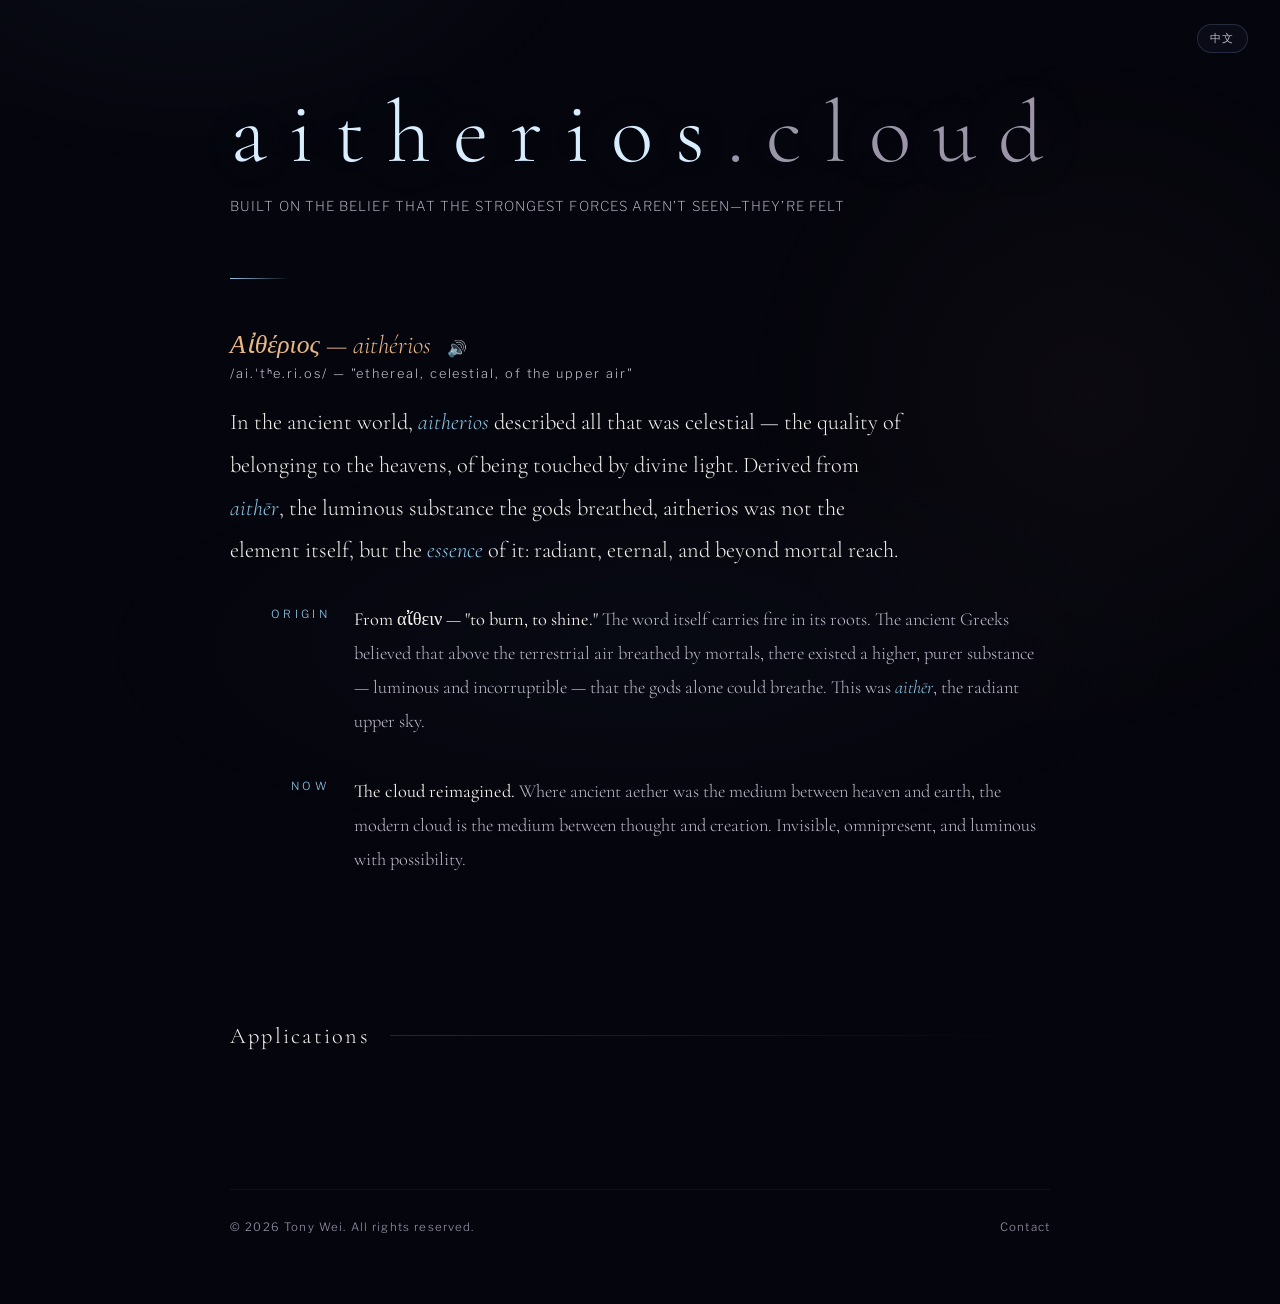
<file: index.html>
<!DOCTYPE html>
<html lang="en">
<head>
<meta charset="UTF-8">
<meta name="viewport" content="width=device-width, initial-scale=1.0">
<title>aitherios.cloud</title>
<link rel="icon" href="data:image/svg+xml,<svg xmlns='http://www.w3.org/2000/svg' viewBox='0 0 100 100'><text y='.9em' font-size='90'>✦</text></svg>">
<link href="https://fonts.googleapis.com/css2?family=Cormorant+Garamond:ital,wght@0,300;0,400;0,600;1,300;1,400&family=Libre+Franklin:wght@200;300;400;500&display=swap" rel="stylesheet">
<style>
  :root {
    --bg-deep: #05050d;
    --bg-mid: #0a0a18;
    --bg-card: rgba(18, 18, 35, 0.85);
    --bg-card-hover: rgba(28, 28, 50, 0.95);
    --border-subtle: rgba(126, 184, 218, 0.2);
    --border-hover: rgba(126, 184, 218, 0.45);
    --aether-glow: #90c8e8;
    --aether-light: #d8eeff;
    --aether-warm: #e8b884;
    --status-live: #7edf9e;
    --status-dev: #e8b884;
    --status-planned: #a8a4b8;
    --text-primary: #f5f2ee;
    --text-muted: #c0bccc;
    --text-dim: #9a96a8;
  }

  * { margin: 0; padding: 0; box-sizing: border-box; }

  body {
    background: var(--bg-deep);
    color: var(--text-primary);
    font-family: 'Libre Franklin', sans-serif;
    font-weight: 300;
    overflow-x: hidden;
  }

  .atmosphere { position: fixed; inset: 0; z-index: 0; overflow: hidden; }

  .atmosphere::before {
    content: '';
    position: absolute;
    top: -40%; left: -20%; width: 140%; height: 140%;
    background: 
      radial-gradient(ellipse 600px 400px at 25% 20%, rgba(126, 184, 218, 0.06) 0%, transparent 70%),
      radial-gradient(ellipse 500px 500px at 75% 60%, rgba(212, 165, 116, 0.04) 0%, transparent 70%),
      radial-gradient(ellipse 800px 300px at 50% 80%, rgba(126, 184, 218, 0.03) 0%, transparent 70%);
    animation: drift 30s ease-in-out infinite alternate;
  }

  @keyframes drift {
    0% { transform: translate(0, 0) rotate(0deg); }
    100% { transform: translate(30px, -20px) rotate(1deg); }
  }

  .stars { position: fixed; inset: 0; z-index: 0; }

  .star {
    position: absolute; width: 2px; height: 2px;
    background: var(--aether-light); border-radius: 50%; opacity: 0;
    animation: twinkle var(--duration) ease-in-out infinite;
    animation-delay: var(--delay);
  }

  @keyframes twinkle { 0%, 100% { opacity: 0; } 50% { opacity: var(--max-opacity); } }

  .container { position: relative; z-index: 1; max-width: 900px; margin: 0 auto; padding: 0 40px; }

  .hero { min-height: 60vh; display: flex; flex-direction: column; justify-content: center; padding: 80px 0 20px; }

  .wordmark {
    font-family: 'Cormorant Garamond', serif; font-weight: 300;
    font-size: clamp(3.2rem, 8vw, 5.5rem); letter-spacing: 0.25em;
    text-transform: lowercase; color: var(--aether-light); margin-bottom: 8px;
    opacity: 0; animation: fadeUp 1.5s ease-out 0.3s forwards;
    text-shadow: 0 0 80px rgba(126, 184, 218, 0.2);
  }

  .wordmark span { color: var(--text-dim); font-weight: 300; }

  .tagline {
    font-family: 'Libre Franklin', sans-serif; font-weight: 200;
    font-size: clamp(0.7rem, 1.8vw, 0.85rem); letter-spacing: 0.08em;
    text-transform: uppercase; color: var(--text-muted); margin-bottom: 60px;
    opacity: 0; animation: fadeUp 1.5s ease-out 0.6s forwards;
    max-width: 900px; line-height: 1.8;
  }

  .divider { width: 60px; height: 1px; background: linear-gradient(90deg, var(--aether-glow), transparent); margin-bottom: 50px; opacity: 0; animation: fadeUp 1.5s ease-out 0.8s forwards; }

  .etymology { margin-bottom: 50px; opacity: 0; animation: fadeUp 1.5s ease-out 1s forwards; }

  .greek { font-family: 'Cormorant Garamond', serif; font-size: 1.6rem; font-style: italic; color: var(--aether-warm); margin-bottom: 6px; font-weight: 300; }

  .pronunciation { font-size: 0.8rem; color: var(--text-muted); letter-spacing: 0.15em; margin-bottom: 20px; }

  .definition { font-family: 'Cormorant Garamond', serif; font-size: clamp(1.15rem, 2.5vw, 1.4rem); line-height: 1.9; color: var(--text-primary); font-weight: 300; max-width: 680px; }
  .definition em { color: var(--aether-glow); font-style: italic; }

  .speaker-btn { background: none; border: none; cursor: pointer; font-size: 1rem; vertical-align: middle; margin-left: 6px; opacity: 0.9; transition: opacity 0.3s ease, transform 0.2s ease; padding: 2px 4px; }
  .speaker-btn:hover { opacity: 1; transform: scale(1.15); }
  .speaker-btn.playing { opacity: 1; animation: pulse-speaker 0.6s ease-in-out infinite alternate; }
  @keyframes pulse-speaker { from { transform: scale(1); } to { transform: scale(1.2); } }

  .read-more-btn { background: none; border: 1px solid var(--border-subtle); color: var(--aether-glow); font-family: 'Libre Franklin', sans-serif; font-size: 0.75rem; font-weight: 300; letter-spacing: 0.2em; padding: 8px 20px; border-radius: 24px; cursor: pointer; margin-top: 24px; transition: all 0.4s ease; display: inline-block; }
  .read-more-btn:hover { border-color: var(--aether-glow); background: rgba(126, 184, 218, 0.06); transform: translateY(-1px); }
  .read-more-btn.expanded { border-color: var(--text-dim); color: var(--text-dim); }

  .read-more-content { max-height: none; overflow: visible; opacity: 1; }
  .read-more-content.show { opacity: 1; }

  .read-more-content .meaning { display: grid; grid-template-columns: 100px 1fr; gap: 24px; align-items: start; margin-bottom: 36px; }
  .read-more-content .meaning-label { font-size: 0.7rem; letter-spacing: 0.3em; text-transform: uppercase; color: var(--aether-glow); padding-top: 5px; text-align: right; }
  .read-more-content .meaning-text { font-family: 'Cormorant Garamond', serif; font-size: 1.15rem; line-height: 1.85; color: var(--text-muted); font-weight: 300; }
  .read-more-content .meaning-text strong { color: var(--text-primary); font-weight: 400; }
  .read-more-content .meaning-text em { color: var(--aether-glow); font-style: italic; }

  .apps-section { padding: 40px 0 100px; opacity: 0; animation: fadeUp 1.5s ease-out 1.3s forwards; }
  .section-header { display: flex; align-items: center; gap: 20px; margin-bottom: 40px; }
  .section-title { font-family: 'Cormorant Garamond', serif; font-size: 1.4rem; font-weight: 300; color: var(--text-primary); letter-spacing: 0.1em; }
  .section-line { flex: 1; height: 1px; background: linear-gradient(90deg, var(--border-subtle), transparent); }

  .apps-grid { display: grid; grid-template-columns: repeat(auto-fill, minmax(280px, 1fr)); gap: 20px; }

  .app-card { background: var(--bg-card); border: 1px solid var(--border-subtle); border-radius: 12px; padding: 28px; text-decoration: none; color: inherit; transition: all 0.4s ease; position: relative; overflow: hidden; }
  .app-card::before { content: ''; position: absolute; top: 0; left: 0; right: 0; height: 1px; background: linear-gradient(90deg, transparent, var(--aether-glow), transparent); opacity: 0; transition: opacity 0.4s ease; }
  .app-card:hover { background: var(--bg-card-hover); border-color: var(--border-hover); transform: translateY(-2px); }
  .app-card:hover::before { opacity: 0.6; }

  .app-card-header { display: flex; justify-content: space-between; align-items: flex-start; margin-bottom: 14px; }
  .app-icon { font-size: 1.6rem; line-height: 1; }
  .app-status { font-size: 0.65rem; letter-spacing: 0.2em; text-transform: uppercase; padding: 4px 10px; border-radius: 20px; font-weight: 400; }
  .status-live { color: var(--status-live); background: rgba(110, 207, 142, 0.1); border: 1px solid rgba(110, 207, 142, 0.2); }
  .status-dev { color: var(--status-dev); background: rgba(212, 165, 116, 0.1); border: 1px solid rgba(212, 165, 116, 0.2); }
  .status-planned { color: var(--status-planned); background: rgba(138, 134, 151, 0.1); border: 1px solid rgba(138, 134, 151, 0.2); }
  .app-name { font-family: 'Cormorant Garamond', serif; font-size: 1.3rem; font-weight: 400; color: var(--aether-light); margin-bottom: 8px; }
  .app-desc { font-size: 0.85rem; line-height: 1.7; color: var(--text-muted); margin-bottom: 16px; }
  .app-tech { display: flex; flex-wrap: wrap; gap: 6px; }
  .tech-tag { font-size: 0.65rem; letter-spacing: 0.1em; color: var(--text-dim); background: rgba(90, 86, 104, 0.15); border: 1px solid rgba(90, 86, 104, 0.2); padding: 3px 8px; border-radius: 4px; }
  .app-arrow { position: absolute; bottom: 28px; right: 28px; color: var(--text-dim); font-size: 1rem; transition: all 0.3s ease; }
  .app-card:hover .app-arrow { color: var(--aether-glow); transform: translateX(3px); }

  .footer { padding: 30px 0; border-top: 1px solid rgba(90, 86, 104, 0.15); display: flex; justify-content: space-between; align-items: center; opacity: 0; animation: fadeUp 1.5s ease-out 1.6s forwards; margin-bottom: 40px; }
  .footer-text { font-size: 0.72rem; color: var(--text-dim); letter-spacing: 0.1em; }
  .footer-links { display: flex; gap: 20px; }
  .footer-links a { font-size: 0.72rem; color: var(--text-dim); text-decoration: none; letter-spacing: 0.1em; transition: color 0.3s ease; }
  .footer-links a:hover { color: var(--aether-glow); }

  .lang-switch { position: fixed; top: 24px; right: 32px; z-index: 10; }
  .lang-switch a {
    text-decoration: none;
    opacity: 1;
    transition: opacity 0.3s ease, transform 0.2s ease, border-color 0.3s ease;
    display: inline-block;
    font-size: 0.68rem;
    letter-spacing: 0.14em;
    color: var(--text-muted);
    border: 1px solid var(--border-subtle);
    border-radius: 999px;
    padding: 6px 12px;
    background: rgba(18, 18, 35, 0.55);
  }
  .lang-switch a:hover { opacity: 1; transform: scale(1.06); border-color: var(--border-hover); }

  @keyframes fadeUp { from { opacity: 0; transform: translateY(20px); } to { opacity: 1; transform: translateY(0); } }

  @media (max-width: 600px) {
    .container { padding: 0 24px; }
    .read-more-content .meaning { grid-template-columns: 1fr; gap: 6px; }
    .read-more-content .meaning-label { text-align: left; }
    .apps-grid { grid-template-columns: 1fr; }
    .footer { flex-direction: column; gap: 12px; text-align: center; }
  }
</style>
</head>
<body>

<div class="lang-switch"><a href="index-traditional.html" title="切換到中文" aria-label="Switch to Chinese">中文</a></div>
<div class="atmosphere"></div>
<div class="stars" id="stars"></div>

<div class="container">
  <section class="hero">
    <h1 class="wordmark">aitherios<span>.cloud</span></h1>
    <p class="tagline"> Built on the belief that the strongest forces aren’t seen—they’re felt</p>

    <div class="divider"></div>

    <section class="etymology">
      <p class="greek">Αἰθέριος — aithérios <button class="speaker-btn" onclick="document.getElementById('aitherios-audio').play()" title="Listen to pronunciation">🔊</button><audio id="aitherios-audio" src="aitherios.mp3"></audio></p>
      <p class="pronunciation">/ai.ˈtʰe.ri.os/ — "ethereal, celestial, of the upper air"</p>
      <p class="definition">
        In the ancient world, <em>aitherios</em> described all that was celestial — 
        the quality of belonging to the heavens, of being touched by divine light. 
        Derived from <em>aithēr</em>, the luminous substance the gods breathed, 
        aitherios was not the element itself, but the <em>essence</em> of it: 
        radiant, eternal, and beyond mortal reach.
      </p>
      <!-- <button class="read-more-btn" id="readMoreBtn" onclick="toggleReadMore()">Read More ↓</button> -->
      <div class="read-more-content" id="readMoreContent">
        <div class="meaning" style="margin-top: 30px;">
          <span class="meaning-label">Origin</span>
          <p class="meaning-text">
            <strong>From αἴθειν — "to burn, to shine."</strong> The word itself carries fire in its roots. 
            The ancient Greeks believed that above the terrestrial air breathed by mortals, 
            there existed a higher, purer substance — luminous and incorruptible — 
            that the gods alone could breathe. This was <em>aithēr</em>, the radiant upper sky.
          </p>
        </div>
        <!--
        <div class="meaning">
          <span class="meaning-label">Philosophy</span>
          <p class="meaning-text">
            <strong>Aristotle's quintessence.</strong> While Plato hinted at its existence, 
            it was Aristotle who formalized aether as the fifth element — <em>quinta essentia</em> — 
            distinct from earth, water, fire, and air. Unlike the four terrestrial elements 
            that moved in straight lines and decayed, aether moved in perfect circles 
            and was eternal, composing the celestial bodies themselves.
          </p>
        </div>
        <div class="meaning">
          <span class="meaning-label">Physics</span>
          <p class="meaning-text">
            <strong>The luminiferous aether.</strong> By the 19th century, physicists reimagined aether 
            as the invisible medium through which light waves propagated across the void — 
            the fabric of space itself. The Michelson-Morley experiment of 1887 found no trace of it, 
            paving the way for Einstein's relativity. Yet the intuition endured: 
            that space is not truly empty, but alive with unseen forces.
          </p>
        </div>
        <div class="meaning">
          <span class="meaning-label">Legacy</span>
          <p class="meaning-text">
            <strong>Αἰθέριος — the adjective, the essence.</strong> While <em>aithēr</em> names the substance, 
            <em>aithérios</em> describes what partakes of it — the ethereal, the celestial, 
            that which belongs to the heavens. It is not the thing itself, 
            but the quality of being touched by the divine. 
            This is what <em>aitherios.cloud</em> carries in its name.
          </p>
        </div>
        <div class="meaning">
          <span class="meaning-label">Myth</span>
          <p class="meaning-text">
            <strong>The fifth element.</strong> While earth, water, fire, and air composed the mortal world, 
            aether was the divine substance — incorruptible, eternal, and ever-luminous — 
            that filled the celestial sphere where gods breathed and stars burned.
          </p>
        </div>
        <div class="meaning">
          <span class="meaning-label">Science</span>
          <p class="meaning-text">
            <strong>The invisible medium.</strong> For centuries, physicists believed aether permeated all of space — 
            an unseen fabric through which light waves rippled across the cosmos. 
            Though disproven, the idea endures: that something connects everything.
          </p>
        </div>
        -->
        <div class="meaning">
          <span class="meaning-label">Now</span>
          <p class="meaning-text">
            <strong>The cloud reimagined.</strong> Where ancient aether was the medium between heaven and earth, 
            the modern cloud is the medium between thought and creation. 
            Invisible, omnipresent, and luminous with possibility.
          </p>
        </div>
      </div>
    </section>
  </section>

  <!-- APPLICATIONS -->
  <section class="apps-section">
    <div class="section-header">
      <h2 class="section-title">Applications</h2>
      <div class="section-line"></div>
    </div>
    <div class="apps-grid" id="apps-grid"></div>
  </section>

  <footer class="footer">
    <span class="footer-text">© 2026 Tony Wei. All rights reserved.</span>
    <div class="footer-links">
      <a href="mailto:twx6688@gmail.com">Contact</a>
    </div>
  </footer>
</div>

<script>
  function speakAitherios() {
    const btn = document.querySelector('.speaker-btn');
    if ('speechSynthesis' in window) {
      window.speechSynthesis.cancel();
      const utterance = new SpeechSynthesisUtterance('αιθέριος');
      utterance.rate = 0.75;
      utterance.pitch = 1;
      utterance.lang = 'el-GR';
      const voices = window.speechSynthesis.getVoices();
      const preferred = voices.find(v => v.lang.startsWith('el')) || voices.find(v => v.lang.startsWith('en'));
      if (preferred) utterance.voice = preferred;
      btn.classList.add('playing');
      utterance.onend = () => btn.classList.remove('playing');
      utterance.onerror = () => btn.classList.remove('playing');
      window.speechSynthesis.speak(utterance);
    }
  }

  if ('speechSynthesis' in window) {
    window.speechSynthesis.getVoices();
    window.speechSynthesis.onvoiceschanged = () => window.speechSynthesis.getVoices();
  }

  function toggleReadMore() {
    const content = document.getElementById('readMoreContent');
    const btn = document.getElementById('readMoreBtn');
    if (content.classList.contains('show')) {
      content.classList.remove('show');
      content.style.maxHeight = '0px';
      btn.classList.remove('expanded');
      btn.textContent = 'Read More \u2193';
    } else {
      content.classList.add('show');
      content.style.maxHeight = content.scrollHeight + 'px';
      btn.classList.add('expanded');
      btn.textContent = 'Read Less \u2191';
    }
  }

  window.addEventListener('resize', () => {
    const content = document.getElementById('readMoreContent');
    if (content.classList.contains('show')) {
      content.style.maxHeight = content.scrollHeight + 'px';
    }
  });

  const APPS = [
    {
      name: "Murphy Trend",
      icon: "💹 ",
      description: "Stock technical analysis based on John Murphy's Technical Analysis of the Financial Markets. Get Murphy Outlook ratings, 30/60/90-day price targets, chart pattern detection, and interactive Plotly charts for any ticker.",
      status: "dev",
      url: "https://murphy-trend.aitherios.cloud",
      
    },
  
      
  name: "Weather Station",
  icon: "🌤️",
  description: "Real-time weather station dashboard with local conditions, forecasts, and atmospheric trends.",
  status: "live",
  url: "https://weather-station.aitherios.cloud/"
},
     
    
    // ADD NEW APPS:
    // { name: "App Name", icon: "🔮", description: "...", status: "planned", url: "https://app.aitherios.cloud", tech: ["FastAPI"] },
]

  const statusLabels = { live: { text: "Live", class: "status-live" }, dev: { text: "In Development", class: "status-dev" }, planned: { text: "Planned", class: "status-planned" } };
  const grid = document.getElementById('apps-grid');
  APPS.forEach(app => {
    const s = statusLabels[app.status] || statusLabels.planned;
    const card = document.createElement('a');
    card.className = 'app-card';
    card.href = app.url;
    card.target = '_blank';
    card.rel = 'noopener noreferrer';
    card.innerHTML = `<div class="app-card-header"><span class="app-icon">${app.icon}</span><span class="app-status ${s.class}">${s.text}</span></div><h3 class="app-name">${app.name}</h3><p class="app-desc">${app.description}</p><span class="app-arrow">→</span>`;
    grid.appendChild(card);
  });

  const starsContainer = document.getElementById('stars');
  for (let i = 0; i < 80; i++) {
    const star = document.createElement('div');
    star.className = 'star';
    star.style.left = Math.random() * 100 + '%';
    star.style.top = Math.random() * 100 + '%';
    star.style.setProperty('--duration', (3 + Math.random() * 6) + 's');
    star.style.setProperty('--delay', Math.random() * 5 + 's');
    star.style.setProperty('--max-opacity', (0.15 + Math.random() * 0.4).toFixed(2));
    if (Math.random() > 0.7) { star.style.width = '3px'; star.style.height = '3px'; }
    starsContainer.appendChild(star);
  }
</script>
</body>
</html>
</file>
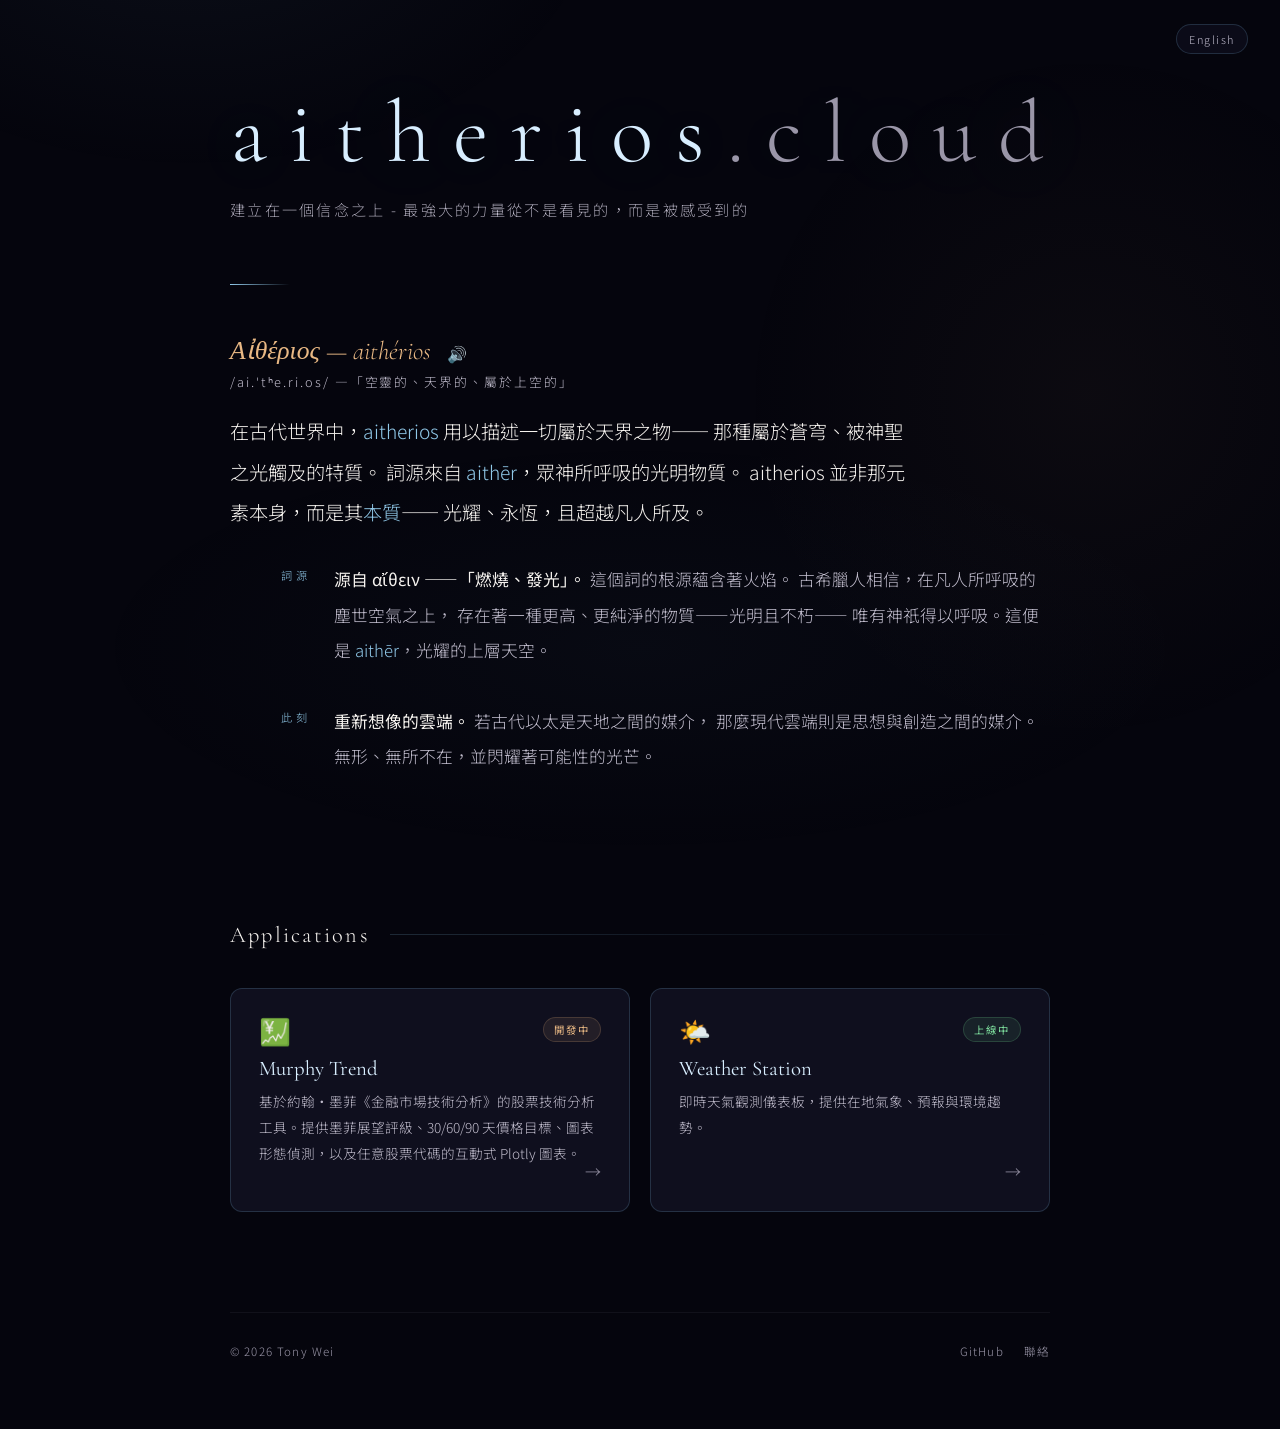
<file: index-traditional.html>
<!DOCTYPE html>
<html lang="zh-Hant">
<head>
<meta charset="UTF-8">
<meta name="viewport" content="width=device-width, initial-scale=1.0">
<title>aitherios.cloud</title>
<link rel="icon" href="data:image/svg+xml,<svg xmlns='http://www.w3.org/2000/svg' viewBox='0 0 100 100'><text y='.9em' font-size='90'>✦</text></svg>">
<link href="https://fonts.googleapis.com/css2?family=Cormorant+Garamond:ital,wght@0,300;0,400;0,600;1,300;1,400&family=Libre+Franklin:wght@200;300;400;500&family=Noto+Sans+TC:wght@200;300;400;500&display=swap" rel="stylesheet">
<style>
  :root {
    --bg-deep: #05050d;
    --bg-mid: #0a0a18;
    --bg-card: rgba(18, 18, 35, 0.85);
    --bg-card-hover: rgba(28, 28, 50, 0.95);
    --border-subtle: rgba(126, 184, 218, 0.2);
    --border-hover: rgba(126, 184, 218, 0.45);
    --aether-glow: #90c8e8;
    --aether-light: #d8eeff;
    --aether-warm: #e8b884;
    --status-live: #7edf9e;
    --status-dev: #e8b884;
    --status-planned: #a8a4b8;
    --text-primary: #f5f2ee;
    --text-muted: #c0bccc;
    --text-dim: #9a96a8;
  }

  * { margin: 0; padding: 0; box-sizing: border-box; }

  body {
    background: var(--bg-deep);
    color: var(--text-primary);
    font-family: 'Noto Sans TC', 'Libre Franklin', sans-serif;
    font-weight: 300;
    overflow-x: hidden;
  }

  .atmosphere { position: fixed; inset: 0; z-index: 0; overflow: hidden; }

  .atmosphere::before {
    content: '';
    position: absolute;
    top: -40%; left: -20%; width: 140%; height: 140%;
    background: 
      radial-gradient(ellipse 600px 400px at 25% 20%, rgba(126, 184, 218, 0.06) 0%, transparent 70%),
      radial-gradient(ellipse 500px 500px at 75% 60%, rgba(212, 165, 116, 0.04) 0%, transparent 70%),
      radial-gradient(ellipse 800px 300px at 50% 80%, rgba(126, 184, 218, 0.03) 0%, transparent 70%);
    animation: drift 30s ease-in-out infinite alternate;
  }

  @keyframes drift {
    0% { transform: translate(0, 0) rotate(0deg); }
    100% { transform: translate(30px, -20px) rotate(1deg); }
  }

  .stars { position: fixed; inset: 0; z-index: 0; }

  .star {
    position: absolute; width: 2px; height: 2px;
    background: var(--aether-light); border-radius: 50%; opacity: 0;
    animation: twinkle var(--duration) ease-in-out infinite;
    animation-delay: var(--delay);
  }

  @keyframes twinkle { 0%, 100% { opacity: 0; } 50% { opacity: var(--max-opacity); } }

  .container { position: relative; z-index: 1; max-width: 900px; margin: 0 auto; padding: 0 40px; }

  .hero { min-height: 60vh; display: flex; flex-direction: column; justify-content: center; padding: 80px 0 20px; }

  .wordmark {
    font-family: 'Cormorant Garamond', serif; font-weight: 300;
    font-size: clamp(3.2rem, 8vw, 5.5rem); letter-spacing: 0.25em;
    text-transform: lowercase; color: var(--aether-light); margin-bottom: 8px;
    opacity: 0; animation: fadeUp 1.5s ease-out 0.3s forwards;
    text-shadow: 0 0 80px rgba(126, 184, 218, 0.2);
  }

  .wordmark span { color: var(--text-dim); font-weight: 300; }

  .tagline {
    font-family: 'Noto Sans TC', sans-serif; font-weight: 200;
    font-size: clamp(0.8rem, 1.8vw, 0.95rem); letter-spacing: 0.15em;
    color: var(--text-muted); margin-bottom: 60px;
    opacity: 0; animation: fadeUp 1.5s ease-out 0.6s forwards;
    max-width: 900px; line-height: 2;
  }

  .divider { width: 60px; height: 1px; background: linear-gradient(90deg, var(--aether-glow), transparent); margin-bottom: 50px; opacity: 0; animation: fadeUp 1.5s ease-out 0.8s forwards; }

  .etymology { margin-bottom: 50px; opacity: 0; animation: fadeUp 1.5s ease-out 1s forwards; }

  .greek { font-family: 'Cormorant Garamond', serif; font-size: 1.6rem; font-style: italic; color: var(--aether-warm); margin-bottom: 6px; font-weight: 300; }

  .pronunciation { font-size: 0.8rem; color: var(--text-muted); letter-spacing: 0.15em; margin-bottom: 20px; }

  .definition { font-family: 'Noto Sans TC', 'Cormorant Garamond', serif; font-size: clamp(1rem, 2.5vw, 1.2rem); line-height: 2.1; color: var(--text-primary); font-weight: 300; max-width: 680px; }
  .definition em { color: var(--aether-glow); font-style: normal; }

  .speaker-btn { background: none; border: none; cursor: pointer; font-size: 1rem; vertical-align: middle; margin-left: 6px; opacity: 0.9; transition: opacity 0.3s ease, transform 0.2s ease; padding: 2px 4px; }
  .speaker-btn:hover { opacity: 1; transform: scale(1.15); }
  .speaker-btn.playing { opacity: 1; animation: pulse-speaker 0.6s ease-in-out infinite alternate; }
  @keyframes pulse-speaker { from { transform: scale(1); } to { transform: scale(1.2); } }

  .read-more-content { max-height: none; overflow: visible; opacity: 1; }

  .read-more-content .meaning { display: grid; grid-template-columns: 80px 1fr; gap: 24px; align-items: start; margin-bottom: 36px; }
  .read-more-content .meaning-label { font-size: 0.7rem; letter-spacing: 0.3em; text-transform: uppercase; color: var(--aether-glow); padding-top: 5px; text-align: right; font-family: 'Noto Sans TC', sans-serif; }
  .read-more-content .meaning-text { font-family: 'Noto Sans TC', 'Cormorant Garamond', serif; font-size: 1.05rem; line-height: 2.1; color: var(--text-muted); font-weight: 300; }
  .read-more-content .meaning-text strong { color: var(--text-primary); font-weight: 400; }
  .read-more-content .meaning-text em { color: var(--aether-glow); font-style: normal; }

  .apps-section { padding: 40px 0 100px; opacity: 0; animation: fadeUp 1.5s ease-out 1.3s forwards; }
  .section-header { display: flex; align-items: center; gap: 20px; margin-bottom: 40px; }
  .section-title { font-family: 'Cormorant Garamond', serif; font-size: 1.4rem; font-weight: 300; color: var(--text-primary); letter-spacing: 0.1em; }
  .section-line { flex: 1; height: 1px; background: linear-gradient(90deg, var(--border-subtle), transparent); }

  .apps-grid { display: grid; grid-template-columns: repeat(auto-fill, minmax(280px, 1fr)); gap: 20px; }

  .app-card { background: var(--bg-card); border: 1px solid var(--border-subtle); border-radius: 12px; padding: 28px; text-decoration: none; color: inherit; transition: all 0.4s ease; position: relative; overflow: hidden; }
  .app-card::before { content: ''; position: absolute; top: 0; left: 0; right: 0; height: 1px; background: linear-gradient(90deg, transparent, var(--aether-glow), transparent); opacity: 0; transition: opacity 0.4s ease; }
  .app-card:hover { background: var(--bg-card-hover); border-color: var(--border-hover); transform: translateY(-2px); }
  .app-card:hover::before { opacity: 0.6; }

  .app-card-header { display: flex; justify-content: space-between; align-items: flex-start; margin-bottom: 14px; }
  .app-icon { font-size: 1.6rem; line-height: 1; }
  .app-status { font-size: 0.65rem; letter-spacing: 0.2em; padding: 4px 10px; border-radius: 20px; font-weight: 400; }
  .status-live { color: var(--status-live); background: rgba(110, 207, 142, 0.1); border: 1px solid rgba(110, 207, 142, 0.2); }
  .status-dev { color: var(--status-dev); background: rgba(212, 165, 116, 0.1); border: 1px solid rgba(212, 165, 116, 0.2); }
  .status-planned { color: var(--status-planned); background: rgba(138, 134, 151, 0.1); border: 1px solid rgba(138, 134, 151, 0.2); }
  .app-name { font-family: 'Cormorant Garamond', serif; font-size: 1.3rem; font-weight: 400; color: var(--aether-light); margin-bottom: 8px; }
  .app-desc { font-size: 0.85rem; line-height: 1.9; color: var(--text-muted); margin-bottom: 16px; font-family: 'Noto Sans TC', sans-serif; }
  .app-tech { display: flex; flex-wrap: wrap; gap: 6px; }
  .tech-tag { font-size: 0.65rem; letter-spacing: 0.1em; color: var(--text-dim); background: rgba(90, 86, 104, 0.15); border: 1px solid rgba(90, 86, 104, 0.2); padding: 3px 8px; border-radius: 4px; }
  .app-arrow { position: absolute; bottom: 28px; right: 28px; color: var(--text-dim); font-size: 1rem; transition: all 0.3s ease; }
  .app-card:hover .app-arrow { color: var(--aether-glow); transform: translateX(3px); }

  .footer { padding: 30px 0; border-top: 1px solid rgba(90, 86, 104, 0.15); display: flex; justify-content: space-between; align-items: center; opacity: 0; animation: fadeUp 1.5s ease-out 1.6s forwards; margin-bottom: 40px; }
  .footer-text { font-size: 0.72rem; color: var(--text-dim); letter-spacing: 0.1em; }
  .footer-links { display: flex; gap: 20px; }
  .footer-links a { font-size: 0.72rem; color: var(--text-dim); text-decoration: none; letter-spacing: 0.1em; transition: color 0.3s ease; }
  .footer-links a:hover { color: var(--aether-glow); }

  .lang-switch { position: fixed; top: 24px; right: 32px; z-index: 10; }
  .lang-switch a {
    text-decoration: none;
    opacity: 1;
    transition: opacity 0.3s ease, transform 0.2s ease, border-color 0.3s ease;
    display: inline-block;
    font-size: 0.68rem;
    letter-spacing: 0.14em;
    color: var(--text-muted);
    border: 1px solid var(--border-subtle);
    border-radius: 999px;
    padding: 6px 12px;
    background: rgba(18, 18, 35, 0.55);
  }
  .lang-switch a:hover { opacity: 1; transform: scale(1.06); border-color: var(--border-hover); }

  @keyframes fadeUp { from { opacity: 0; transform: translateY(20px); } to { opacity: 1; transform: translateY(0); } }

  @media (max-width: 600px) {
    .container { padding: 0 24px; }
    .read-more-content .meaning { grid-template-columns: 1fr; gap: 6px; }
    .read-more-content .meaning-label { text-align: left; }
    .apps-grid { grid-template-columns: 1fr; }
    .footer { flex-direction: column; gap: 12px; text-align: center; }
  }
</style>
</head>
<body>

<div class="lang-switch"><a href="index.html" title="Switch to English" aria-label="切換到 English">English</a></div>
<div class="atmosphere"></div>
<div class="stars" id="stars"></div>

<div class="container">
  <section class="hero">
    <h1 class="wordmark">aitherios<span>.cloud</span></h1>
    <p class="tagline">建立在一個信念之上 - 最強大的力量從不是看見的，而是被感受到的</p>

    <div class="divider"></div>

    <section class="etymology">
      <p class="greek">Αἰθέριος — aithérios <button class="speaker-btn" onclick="document.getElementById('aitherios-audio').play()" title="聆聽發音">🔊</button><audio id="aitherios-audio" src="aitherios.mp3"></audio></p>
      <p class="pronunciation">/ai.ˈtʰe.ri.os/ —「空靈的、天界的、屬於上空的」</p>
      <p class="definition">
        在古代世界中，<em>aitherios</em> 用以描述一切屬於天界之物——
        那種屬於蒼穹、被神聖之光觸及的特質。
        詞源來自 <em>aithēr</em>，眾神所呼吸的光明物質。
        aitherios 並非那元素本身，而是其<em>本質</em>——
        光耀、永恆，且超越凡人所及。
      </p>
      <div class="read-more-content" id="readMoreContent">
        <div class="meaning" style="margin-top: 30px;">
          <span class="meaning-label">詞源</span>
          <p class="meaning-text">
            <strong>源自 αἴθειν ——「燃燒、發光」。</strong> 這個詞的根源蘊含著火焰。
            古希臘人相信，在凡人所呼吸的塵世空氣之上，
            存在著一種更高、更純淨的物質——光明且不朽——
            唯有神祇得以呼吸。這便是 <em>aithēr</em>，光耀的上層天空。
          </p>
        </div>
        <!--
        <div class="meaning">
          <span class="meaning-label">哲學</span>
          <p class="meaning-text">
            <strong>亞里斯多德的「第五元素」。</strong> 雖然柏拉圖曾暗示其存在，
            但真正將以太形式化為第五元素——<em>quinta essentia</em>——的是亞里斯多德。
            它不同於土、水、火、氣四種塵世元素；
            後者直線運動且會衰敗，而以太則作圓周運動，
            永恆不滅，構成天體本身。
          </p>
        </div>
        <div class="meaning">
          <span class="meaning-label">物理</span>
          <p class="meaning-text">
            <strong>發光以太。</strong> 到了十九世紀，物理學家重新想像以太為
            光波在虛空中傳播的無形媒介——
            宇宙空間本身的結構。
            1887 年的米開耳孫–莫雷實驗未能發現其蹤跡，
            為愛因斯坦的相對論鋪平道路。
            然而那種直覺仍然延續：
            空間並非真正的空無，而是充滿看不見的力量。
          </p>
        </div>
        <div class="meaning">
          <span class="meaning-label">傳承</span>
          <p class="meaning-text">
            <strong>Αἰθέριος —— 形容詞，本質。</strong> 當 <em>aithēr</em> 指稱物質本身，
            <em>aithérios</em> 描述的是參與其中之物——
            那種空靈、天界的特質，
            並非事物本身，而是被神聖觸及的狀態。
            這正是 <em>aitherios.cloud</em> 名稱所承載的意涵。
          </p>
        </div>
        <div class="meaning">
          <span class="meaning-label">神話</span>
          <p class="meaning-text">
            <strong>第五元素。</strong> 當土、水、火、氣構成凡世，
            以太則是神性的物質——
            不朽、永恆、光耀不滅——
            充滿眾神呼吸、群星燃燒的天界穹頂。
          </p>
        </div>
        <div class="meaning">
          <span class="meaning-label">科學</span>
          <p class="meaning-text">
            <strong>無形的媒介。</strong> 數個世紀以來，物理學家相信以太瀰漫於整個空間——
            一種看不見的結構，使光波得以在宇宙中傳播。
            雖然此理論被否定，但那個概念仍然存在：
            有某種力量將一切連結。
          </p>
        </div>
      -->
        <div class="meaning">
          <span class="meaning-label">此刻</span>
          <p class="meaning-text">
            <strong>重新想像的雲端。</strong> 若古代以太是天地之間的媒介，
            那麼現代雲端則是思想與創造之間的媒介。
            無形、無所不在，並閃耀著可能性的光芒。
          </p>
        </div>
      </div>
    </section>
  </section>

  <!-- 應用程式 -->
  <section class="apps-section">
    <div class="section-header">
      <h2 class="section-title">Applications</h2>
      <div class="section-line"></div>
    </div>
    <div class="apps-grid" id="apps-grid"></div>
  </section>

  <footer class="footer">
    <span class="footer-text">© 2026 Tony Wei</span>
    <div class="footer-links">
      <a href="https://github.com" target="_blank">GitHub</a>
      <a href="mailto:twx6688@gmail.com">聯絡</a>
    </div>
  </footer>
</div>

<script>
  function speakAitherios() {
    const btn = document.querySelector('.speaker-btn');
    if ('speechSynthesis' in window) {
      window.speechSynthesis.cancel();
      const utterance = new SpeechSynthesisUtterance('αιθέριος');
      utterance.rate = 0.75;
      utterance.pitch = 1;
      utterance.lang = 'el-GR';
      const voices = window.speechSynthesis.getVoices();
      const preferred = voices.find(v => v.lang.startsWith('el')) || voices.find(v => v.lang.startsWith('en'));
      if (preferred) utterance.voice = preferred;
      btn.classList.add('playing');
      utterance.onend = () => btn.classList.remove('playing');
      utterance.onerror = () => btn.classList.remove('playing');
      window.speechSynthesis.speak(utterance);
    }
  }

  if ('speechSynthesis' in window) {
    window.speechSynthesis.getVoices();
    window.speechSynthesis.onvoiceschanged = () => window.speechSynthesis.getVoices();
  }

  const APPS = [
    {
      name: "Murphy Trend",
      icon: "💹 ",
      description: "基於約翰·墨菲《金融市場技術分析》的股票技術分析工具。提供墨菲展望評級、30/60/90 天價格目標、圖表形態偵測，以及任意股票代碼的互動式 Plotly 圖表。",
      status: "dev",
      url: "https://murphy-trend.aitherios.cloud",
    },
    
    {
      name: "Weather Station",
      icon: "🌤️",
      description: "即時天氣觀測儀表板，提供在地氣象、預報與環境趨勢。",
      status: "live",
      url: "https://weather-station.aitherios.cloud/",
    },
  ];

  const statusLabels = { live: { text: "上線中", class: "status-live" }, dev: { text: "開發中", class: "status-dev" }, planned: { text: "規劃中", class: "status-planned" } };
  const grid = document.getElementById('apps-grid');
  APPS.forEach(app => {
    const s = statusLabels[app.status] || statusLabels.planned;
    const card = document.createElement('a');
    card.className = 'app-card';
    card.href = app.url;
    card.target = '_blank';
    card.rel = 'noopener noreferrer';
    card.innerHTML = `<div class="app-card-header"><span class="app-icon">${app.icon}</span><span class="app-status ${s.class}">${s.text}</span></div><h3 class="app-name">${app.name}</h3><p class="app-desc">${app.description}</p><span class="app-arrow">→</span>`;
    grid.appendChild(card);
  });

  const starsContainer = document.getElementById('stars');
  for (let i = 0; i < 80; i++) {
    const star = document.createElement('div');
    star.className = 'star';
    star.style.left = Math.random() * 100 + '%';
    star.style.top = Math.random() * 100 + '%';
    star.style.setProperty('--duration', (3 + Math.random() * 6) + 's');
    star.style.setProperty('--delay', Math.random() * 5 + 's');
    star.style.setProperty('--max-opacity', (0.15 + Math.random() * 0.4).toFixed(2));
    if (Math.random() > 0.7) { star.style.width = '3px'; star.style.height = '3px'; }
    starsContainer.appendChild(star);
  }
</script>
</body>
</html>
</file>
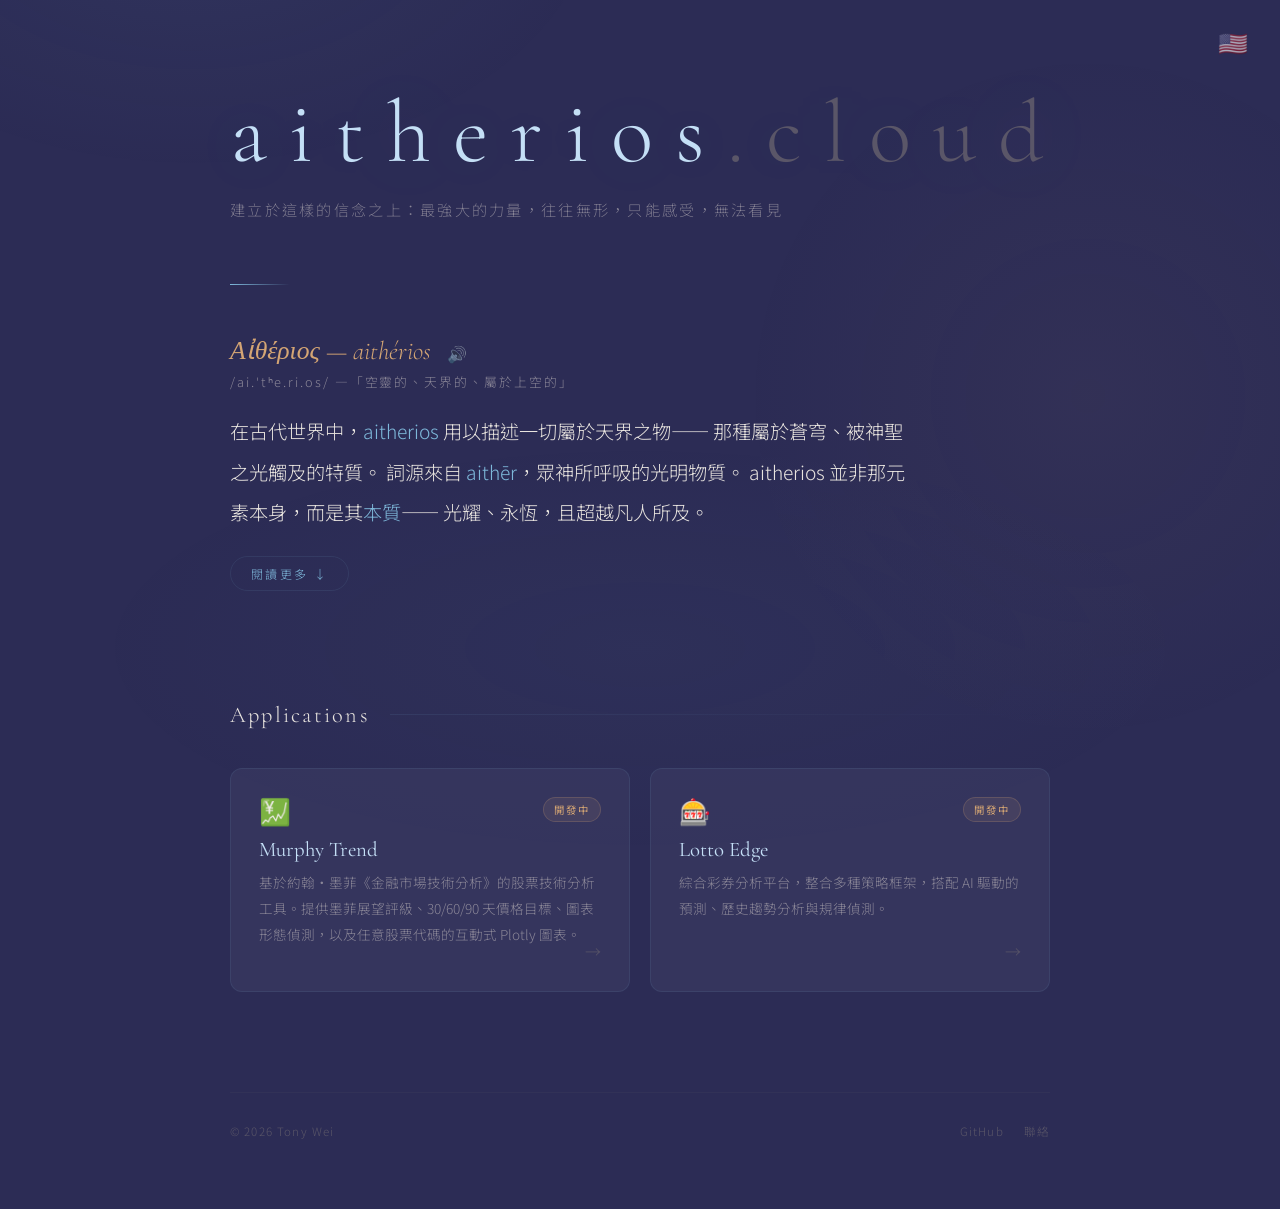
<file: index-Traditional.html>
<!DOCTYPE html>
<html lang="zh-Hant">
<head>
<meta charset="UTF-8">
<meta name="viewport" content="width=device-width, initial-scale=1.0">
<title>aitherios.cloud</title>
<link rel="icon" href="data:image/svg+xml,<svg xmlns='http://www.w3.org/2000/svg' viewBox='0 0 100 100'><text y='.9em' font-size='90'>✦</text></svg>">
<link href="https://fonts.googleapis.com/css2?family=Cormorant+Garamond:ital,wght@0,300;0,400;0,600;1,300;1,400&family=Libre+Franklin:wght@200;300;400;500&family=Noto+Sans+TC:wght@200;300;400;500&display=swap" rel="stylesheet">
<style>
  :root {
    --bg-deep: #2c2c55;
    --bg-mid: #363670;
    --bg-card: rgba(58, 58, 98, 0.7);
    --bg-card-hover: rgba(72, 72, 118, 0.85);
    --border-subtle: rgba(126, 184, 218, 0.1);
    --border-hover: rgba(126, 184, 218, 0.25);
    --aether-glow: #7eb8da;
    --aether-light: #c4dff6;
    --aether-warm: #d4a574;
    --status-live: #6ecf8e;
    --status-dev: #d4a574;
    --status-planned: #8a8697;
    --text-primary: #e8e4df;
    --text-muted: #8a8697;
    --text-dim: #5a5668;
  }

  * { margin: 0; padding: 0; box-sizing: border-box; }

  body {
    background: var(--bg-deep);
    color: var(--text-primary);
    font-family: 'Noto Sans TC', 'Libre Franklin', sans-serif;
    font-weight: 300;
    overflow-x: hidden;
  }

  .atmosphere { position: fixed; inset: 0; z-index: 0; overflow: hidden; }

  .atmosphere::before {
    content: '';
    position: absolute;
    top: -40%; left: -20%; width: 140%; height: 140%;
    background: 
      radial-gradient(ellipse 600px 400px at 25% 20%, rgba(126, 184, 218, 0.06) 0%, transparent 70%),
      radial-gradient(ellipse 500px 500px at 75% 60%, rgba(212, 165, 116, 0.04) 0%, transparent 70%),
      radial-gradient(ellipse 800px 300px at 50% 80%, rgba(126, 184, 218, 0.03) 0%, transparent 70%);
    animation: drift 30s ease-in-out infinite alternate;
  }

  @keyframes drift {
    0% { transform: translate(0, 0) rotate(0deg); }
    100% { transform: translate(30px, -20px) rotate(1deg); }
  }

  .stars { position: fixed; inset: 0; z-index: 0; }

  .star {
    position: absolute; width: 2px; height: 2px;
    background: var(--aether-light); border-radius: 50%; opacity: 0;
    animation: twinkle var(--duration) ease-in-out infinite;
    animation-delay: var(--delay);
  }

  @keyframes twinkle { 0%, 100% { opacity: 0; } 50% { opacity: var(--max-opacity); } }

  .container { position: relative; z-index: 1; max-width: 900px; margin: 0 auto; padding: 0 40px; }

  .hero { min-height: 60vh; display: flex; flex-direction: column; justify-content: center; padding: 80px 0 20px; }

  .wordmark {
    font-family: 'Cormorant Garamond', serif; font-weight: 300;
    font-size: clamp(3.2rem, 8vw, 5.5rem); letter-spacing: 0.25em;
    text-transform: lowercase; color: var(--aether-light); margin-bottom: 8px;
    opacity: 0; animation: fadeUp 1.5s ease-out 0.3s forwards;
    text-shadow: 0 0 80px rgba(126, 184, 218, 0.2);
  }

  .wordmark span { color: var(--text-dim); font-weight: 300; }

  .tagline {
    font-family: 'Noto Sans TC', sans-serif; font-weight: 200;
    font-size: clamp(0.8rem, 1.8vw, 0.95rem); letter-spacing: 0.15em;
    color: var(--text-muted); margin-bottom: 60px;
    opacity: 0; animation: fadeUp 1.5s ease-out 0.6s forwards;
    max-width: 600px; line-height: 2;
  }

  .divider { width: 60px; height: 1px; background: linear-gradient(90deg, var(--aether-glow), transparent); margin-bottom: 50px; opacity: 0; animation: fadeUp 1.5s ease-out 0.8s forwards; }

  .etymology { margin-bottom: 50px; opacity: 0; animation: fadeUp 1.5s ease-out 1s forwards; }

  .greek { font-family: 'Cormorant Garamond', serif; font-size: 1.6rem; font-style: italic; color: var(--aether-warm); margin-bottom: 6px; font-weight: 300; }

  .pronunciation { font-size: 0.8rem; color: var(--text-muted); letter-spacing: 0.15em; margin-bottom: 20px; }

  .definition { font-family: 'Noto Sans TC', 'Cormorant Garamond', serif; font-size: clamp(1rem, 2.5vw, 1.2rem); line-height: 2.1; color: var(--text-primary); font-weight: 300; max-width: 680px; }
  .definition em { color: var(--aether-glow); font-style: normal; }

  .speaker-btn { background: none; border: none; cursor: pointer; font-size: 1rem; vertical-align: middle; margin-left: 6px; opacity: 0.5; transition: opacity 0.3s ease, transform 0.2s ease; padding: 2px 4px; }
  .speaker-btn:hover { opacity: 1; transform: scale(1.15); }
  .speaker-btn.playing { opacity: 1; animation: pulse-speaker 0.6s ease-in-out infinite alternate; }
  @keyframes pulse-speaker { from { transform: scale(1); } to { transform: scale(1.2); } }

  .read-more-btn { background: none; border: 1px solid var(--border-subtle); color: var(--aether-glow); font-family: 'Noto Sans TC', sans-serif; font-size: 0.75rem; font-weight: 300; letter-spacing: 0.2em; padding: 8px 20px; border-radius: 24px; cursor: pointer; margin-top: 24px; transition: all 0.4s ease; display: inline-block; }
  .read-more-btn:hover { border-color: var(--aether-glow); background: rgba(126, 184, 218, 0.06); transform: translateY(-1px); }
  .read-more-btn.expanded { border-color: var(--text-dim); color: var(--text-dim); }

  .read-more-content { max-height: 0; overflow: hidden; opacity: 0; transition: max-height 0.8s ease, opacity 0.6s ease; }
  .read-more-content.show { max-height: 1600px; opacity: 1; }

  .read-more-content .meaning { display: grid; grid-template-columns: 80px 1fr; gap: 24px; align-items: start; margin-bottom: 36px; }
  .read-more-content .meaning-label { font-size: 0.7rem; letter-spacing: 0.3em; text-transform: uppercase; color: var(--aether-glow); padding-top: 5px; text-align: right; font-family: 'Noto Sans TC', sans-serif; }
  .read-more-content .meaning-text { font-family: 'Noto Sans TC', 'Cormorant Garamond', serif; font-size: 1.05rem; line-height: 2.1; color: var(--text-muted); font-weight: 300; }
  .read-more-content .meaning-text strong { color: var(--text-primary); font-weight: 400; }
  .read-more-content .meaning-text em { color: var(--aether-glow); font-style: normal; }

  .apps-section { padding: 40px 0 100px; opacity: 0; animation: fadeUp 1.5s ease-out 1.3s forwards; }
  .section-header { display: flex; align-items: center; gap: 20px; margin-bottom: 40px; }
  .section-title { font-family: 'Cormorant Garamond', serif; font-size: 1.4rem; font-weight: 300; color: var(--text-primary); letter-spacing: 0.1em; }
  .section-line { flex: 1; height: 1px; background: linear-gradient(90deg, var(--border-subtle), transparent); }

  .apps-grid { display: grid; grid-template-columns: repeat(auto-fill, minmax(280px, 1fr)); gap: 20px; }

  .app-card { background: var(--bg-card); border: 1px solid var(--border-subtle); border-radius: 12px; padding: 28px; text-decoration: none; color: inherit; transition: all 0.4s ease; position: relative; overflow: hidden; }
  .app-card::before { content: ''; position: absolute; top: 0; left: 0; right: 0; height: 1px; background: linear-gradient(90deg, transparent, var(--aether-glow), transparent); opacity: 0; transition: opacity 0.4s ease; }
  .app-card:hover { background: var(--bg-card-hover); border-color: var(--border-hover); transform: translateY(-2px); }
  .app-card:hover::before { opacity: 0.6; }

  .app-card-header { display: flex; justify-content: space-between; align-items: flex-start; margin-bottom: 14px; }
  .app-icon { font-size: 1.6rem; line-height: 1; }
  .app-status { font-size: 0.65rem; letter-spacing: 0.2em; padding: 4px 10px; border-radius: 20px; font-weight: 400; }
  .status-live { color: var(--status-live); background: rgba(110, 207, 142, 0.1); border: 1px solid rgba(110, 207, 142, 0.2); }
  .status-dev { color: var(--status-dev); background: rgba(212, 165, 116, 0.1); border: 1px solid rgba(212, 165, 116, 0.2); }
  .status-planned { color: var(--status-planned); background: rgba(138, 134, 151, 0.1); border: 1px solid rgba(138, 134, 151, 0.2); }
  .app-name { font-family: 'Cormorant Garamond', serif; font-size: 1.3rem; font-weight: 400; color: var(--aether-light); margin-bottom: 8px; }
  .app-desc { font-size: 0.85rem; line-height: 1.9; color: var(--text-muted); margin-bottom: 16px; font-family: 'Noto Sans TC', sans-serif; }
  .app-tech { display: flex; flex-wrap: wrap; gap: 6px; }
  .tech-tag { font-size: 0.65rem; letter-spacing: 0.1em; color: var(--text-dim); background: rgba(90, 86, 104, 0.15); border: 1px solid rgba(90, 86, 104, 0.2); padding: 3px 8px; border-radius: 4px; }
  .app-arrow { position: absolute; bottom: 28px; right: 28px; color: var(--text-dim); font-size: 1rem; transition: all 0.3s ease; }
  .app-card:hover .app-arrow { color: var(--aether-glow); transform: translateX(3px); }

  .footer { padding: 30px 0; border-top: 1px solid rgba(90, 86, 104, 0.15); display: flex; justify-content: space-between; align-items: center; opacity: 0; animation: fadeUp 1.5s ease-out 1.6s forwards; margin-bottom: 40px; }
  .footer-text { font-size: 0.72rem; color: var(--text-dim); letter-spacing: 0.1em; }
  .footer-links { display: flex; gap: 20px; }
  .footer-links a { font-size: 0.72rem; color: var(--text-dim); text-decoration: none; letter-spacing: 0.1em; transition: color 0.3s ease; }
  .footer-links a:hover { color: var(--aether-glow); }

  .lang-switch { position: fixed; top: 24px; right: 32px; z-index: 10; }
  .lang-switch a { font-size: 1.5rem; text-decoration: none; opacity: 0.6; transition: opacity 0.3s ease, transform 0.2s ease; display: inline-block; }
  .lang-switch a:hover { opacity: 1; transform: scale(1.15); }

  @keyframes fadeUp { from { opacity: 0; transform: translateY(20px); } to { opacity: 1; transform: translateY(0); } }

  @media (max-width: 600px) {
    .container { padding: 0 24px; }
    .read-more-content .meaning { grid-template-columns: 1fr; gap: 6px; }
    .read-more-content .meaning-label { text-align: left; }
    .apps-grid { grid-template-columns: 1fr; }
    .footer { flex-direction: column; gap: 12px; text-align: center; }
  }
</style>
</head>
<body>

<div class="lang-switch"><a href="index.html" title="English">🇺🇸</a></div>
<div class="atmosphere"></div>
<div class="stars" id="stars"></div>

<div class="container">
  <section class="hero">
    <h1 class="wordmark">aitherios<span>.cloud</span></h1>
    <p class="tagline">建立於這樣的信念之上：最強大的力量，往往無形，只能感受，無法看見</p>

    <div class="divider"></div>

    <section class="etymology">
      <p class="greek">Αἰθέριος — aithérios <button class="speaker-btn" onclick="speakAitherios()" title="聆聽發音">🔊</button></p>
      <p class="pronunciation">/ai.ˈtʰe.ri.os/ —「空靈的、天界的、屬於上空的」</p>
      <p class="definition">
        在古代世界中，<em>aitherios</em> 用以描述一切屬於天界之物——
        那種屬於蒼穹、被神聖之光觸及的特質。
        詞源來自 <em>aithēr</em>，眾神所呼吸的光明物質。
        aitherios 並非那元素本身，而是其<em>本質</em>——
        光耀、永恆，且超越凡人所及。
      </p>
      <button class="read-more-btn" id="readMoreBtn" onclick="toggleReadMore()">閱讀更多 ↓</button>
      <div class="read-more-content" id="readMoreContent">
        <div class="meaning" style="margin-top: 30px;">
          <span class="meaning-label">詞源</span>
          <p class="meaning-text">
            <strong>源自 αἴθειν ——「燃燒、發光」。</strong> 這個詞的根源蘊含著火焰。
            古希臘人相信，在凡人所呼吸的塵世空氣之上，
            存在著一種更高、更純淨的物質——光明且不朽——
            唯有神祇得以呼吸。這便是 <em>aithēr</em>，光耀的上層天空。
          </p>
        </div>
        <div class="meaning">
          <span class="meaning-label">哲學</span>
          <p class="meaning-text">
            <strong>亞里斯多德的「第五元素」。</strong> 雖然柏拉圖曾暗示其存在，
            但真正將以太形式化為第五元素——<em>quinta essentia</em>——的是亞里斯多德。
            它不同於土、水、火、氣四種塵世元素；
            後者直線運動且會衰敗，而以太則作圓周運動，
            永恆不滅，構成天體本身。
          </p>
        </div>
        <div class="meaning">
          <span class="meaning-label">物理</span>
          <p class="meaning-text">
            <strong>發光以太。</strong> 到了十九世紀，物理學家重新想像以太為
            光波在虛空中傳播的無形媒介——
            宇宙空間本身的結構。
            1887 年的米開耳孫–莫雷實驗未能發現其蹤跡，
            為愛因斯坦的相對論鋪平道路。
            然而那種直覺仍然延續：
            空間並非真正的空無，而是充滿看不見的力量。
          </p>
        </div>
        <div class="meaning">
          <span class="meaning-label">傳承</span>
          <p class="meaning-text">
            <strong>Αἰθέριος —— 形容詞，本質。</strong> 當 <em>aithēr</em> 指稱物質本身，
            <em>aithérios</em> 描述的是參與其中之物——
            那種空靈、天界的特質，
            並非事物本身，而是被神聖觸及的狀態。
            這正是 <em>aitherios.cloud</em> 名稱所承載的意涵。
          </p>
        </div>
        <div class="meaning">
          <span class="meaning-label">神話</span>
          <p class="meaning-text">
            <strong>第五元素。</strong> 當土、水、火、氣構成凡世，
            以太則是神性的物質——
            不朽、永恆、光耀不滅——
            充滿眾神呼吸、群星燃燒的天界穹頂。
          </p>
        </div>
        <div class="meaning">
          <span class="meaning-label">科學</span>
          <p class="meaning-text">
            <strong>無形的媒介。</strong> 數個世紀以來，物理學家相信以太瀰漫於整個空間——
            一種看不見的結構，使光波得以在宇宙中傳播。
            雖然此理論被否定，但那個概念仍然存在：
            有某種力量將一切連結。
          </p>
        </div>
        <div class="meaning">
          <span class="meaning-label">此刻</span>
          <p class="meaning-text">
            <strong>重新想像的雲端。</strong> 若古代以太是天地之間的媒介，
            那麼現代雲端則是思想與創造之間的媒介。
            無形、無所不在，並閃耀著可能性的光芒。
          </p>
        </div>
      </div>
    </section>
  </section>

  <!-- 應用程式 -->
  <section class="apps-section">
    <div class="section-header">
      <h2 class="section-title">Applications</h2>
      <div class="section-line"></div>
    </div>
    <div class="apps-grid" id="apps-grid"></div>
  </section>

  <footer class="footer">
    <span class="footer-text">© 2026 Tony Wei</span>
    <div class="footer-links">
      <a href="https://github.com" target="_blank">GitHub</a>
      <a href="mailto:tonywei168@gmail.com">聯絡</a>
    </div>
  </footer>
</div>

<script>
  function speakAitherios() {
    const btn = document.querySelector('.speaker-btn');
    if ('speechSynthesis' in window) {
      window.speechSynthesis.cancel();
      const utterance = new SpeechSynthesisUtterance('αιθέριος');
      utterance.rate = 0.75;
      utterance.pitch = 1;
      utterance.lang = 'el-GR';
      const voices = window.speechSynthesis.getVoices();
      const preferred = voices.find(v => v.lang.startsWith('el')) || voices.find(v => v.lang.startsWith('en'));
      if (preferred) utterance.voice = preferred;
      btn.classList.add('playing');
      utterance.onend = () => btn.classList.remove('playing');
      utterance.onerror = () => btn.classList.remove('playing');
      window.speechSynthesis.speak(utterance);
    }
  }

  if ('speechSynthesis' in window) {
    window.speechSynthesis.getVoices();
    window.speechSynthesis.onvoiceschanged = () => window.speechSynthesis.getVoices();
  }

  function toggleReadMore() {
    const content = document.getElementById('readMoreContent');
    const btn = document.getElementById('readMoreBtn');
    if (content.classList.contains('show')) {
      content.classList.remove('show');
      btn.classList.remove('expanded');
      btn.textContent = '閱讀更多 \u2193';
    } else {
      content.classList.add('show');
      btn.classList.add('expanded');
      btn.textContent = '收起 \u2191';
    }
  }

  const APPS = [
    {
      name: "Murphy Trend",
      icon: "💹 ",
      description: "基於約翰·墨菲《金融市場技術分析》的股票技術分析工具。提供墨菲展望評級、30/60/90 天價格目標、圖表形態偵測，以及任意股票代碼的互動式 Plotly 圖表。",
      status: "dev",
      url: "https://murphy-trend.aitherios.cloud",
    },
    {
      name: "Lotto Edge",
      icon: "🎰",
      description: "綜合彩券分析平台，整合多種策略框架，搭配 AI 驅動的預測、歷史趨勢分析與規律偵測。",
      status: "dev",
      url: "https://lottoedge.aitherios.cloud",
    },
  ];

  const statusLabels = { live: { text: "上線中", class: "status-live" }, dev: { text: "開發中", class: "status-dev" }, planned: { text: "規劃中", class: "status-planned" } };
  const grid = document.getElementById('apps-grid');
  APPS.forEach(app => {
    const s = statusLabels[app.status] || statusLabels.planned;
    const card = document.createElement('a');
    card.className = 'app-card';
    card.href = app.url;
    card.target = '_blank';
    card.rel = 'noopener noreferrer';
    card.innerHTML = `<div class="app-card-header"><span class="app-icon">${app.icon}</span><span class="app-status ${s.class}">${s.text}</span></div><h3 class="app-name">${app.name}</h3><p class="app-desc">${app.description}</p><span class="app-arrow">→</span>`;
    grid.appendChild(card);
  });

  const starsContainer = document.getElementById('stars');
  for (let i = 0; i < 80; i++) {
    const star = document.createElement('div');
    star.className = 'star';
    star.style.left = Math.random() * 100 + '%';
    star.style.top = Math.random() * 100 + '%';
    star.style.setProperty('--duration', (3 + Math.random() * 6) + 's');
    star.style.setProperty('--delay', Math.random() * 5 + 's');
    star.style.setProperty('--max-opacity', (0.15 + Math.random() * 0.4).toFixed(2));
    if (Math.random() > 0.7) { star.style.width = '3px'; star.style.height = '3px'; }
    starsContainer.appendChild(star);
  }
</script>
</body>
</html>
</file>
